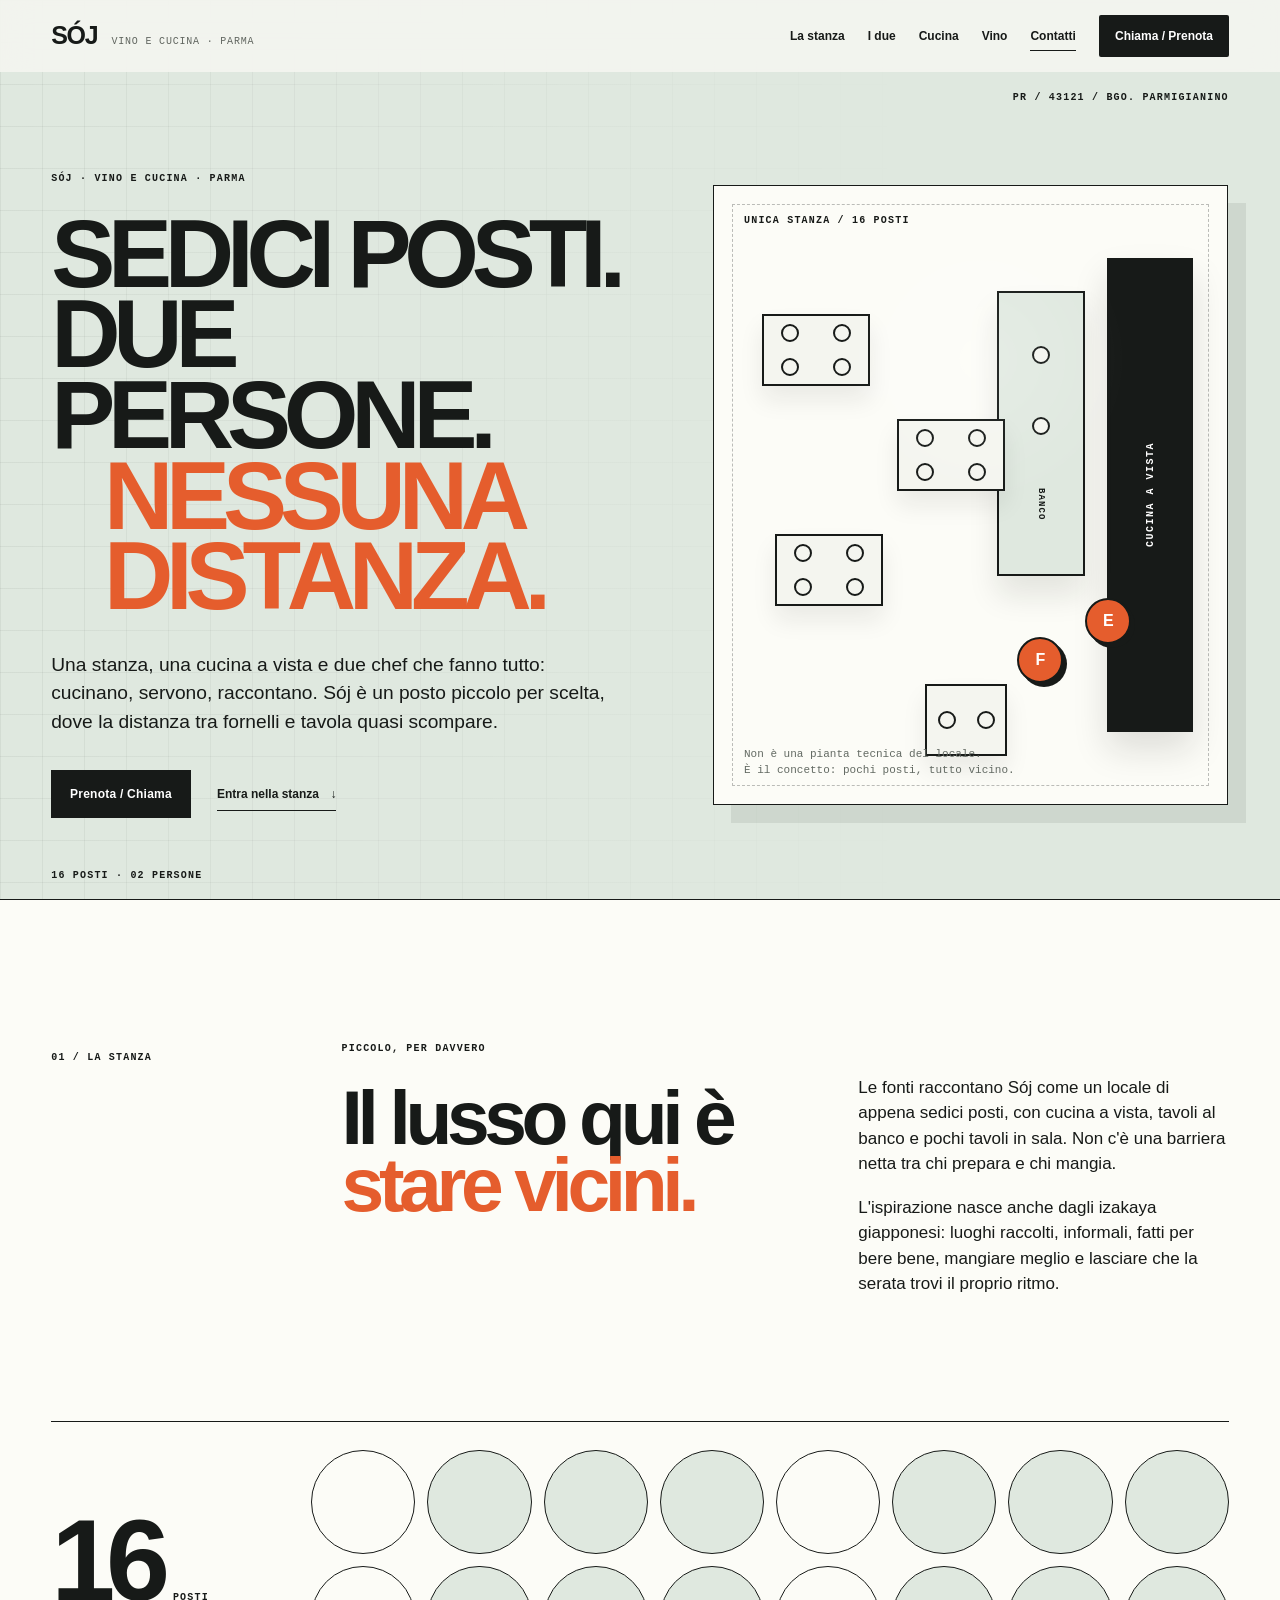
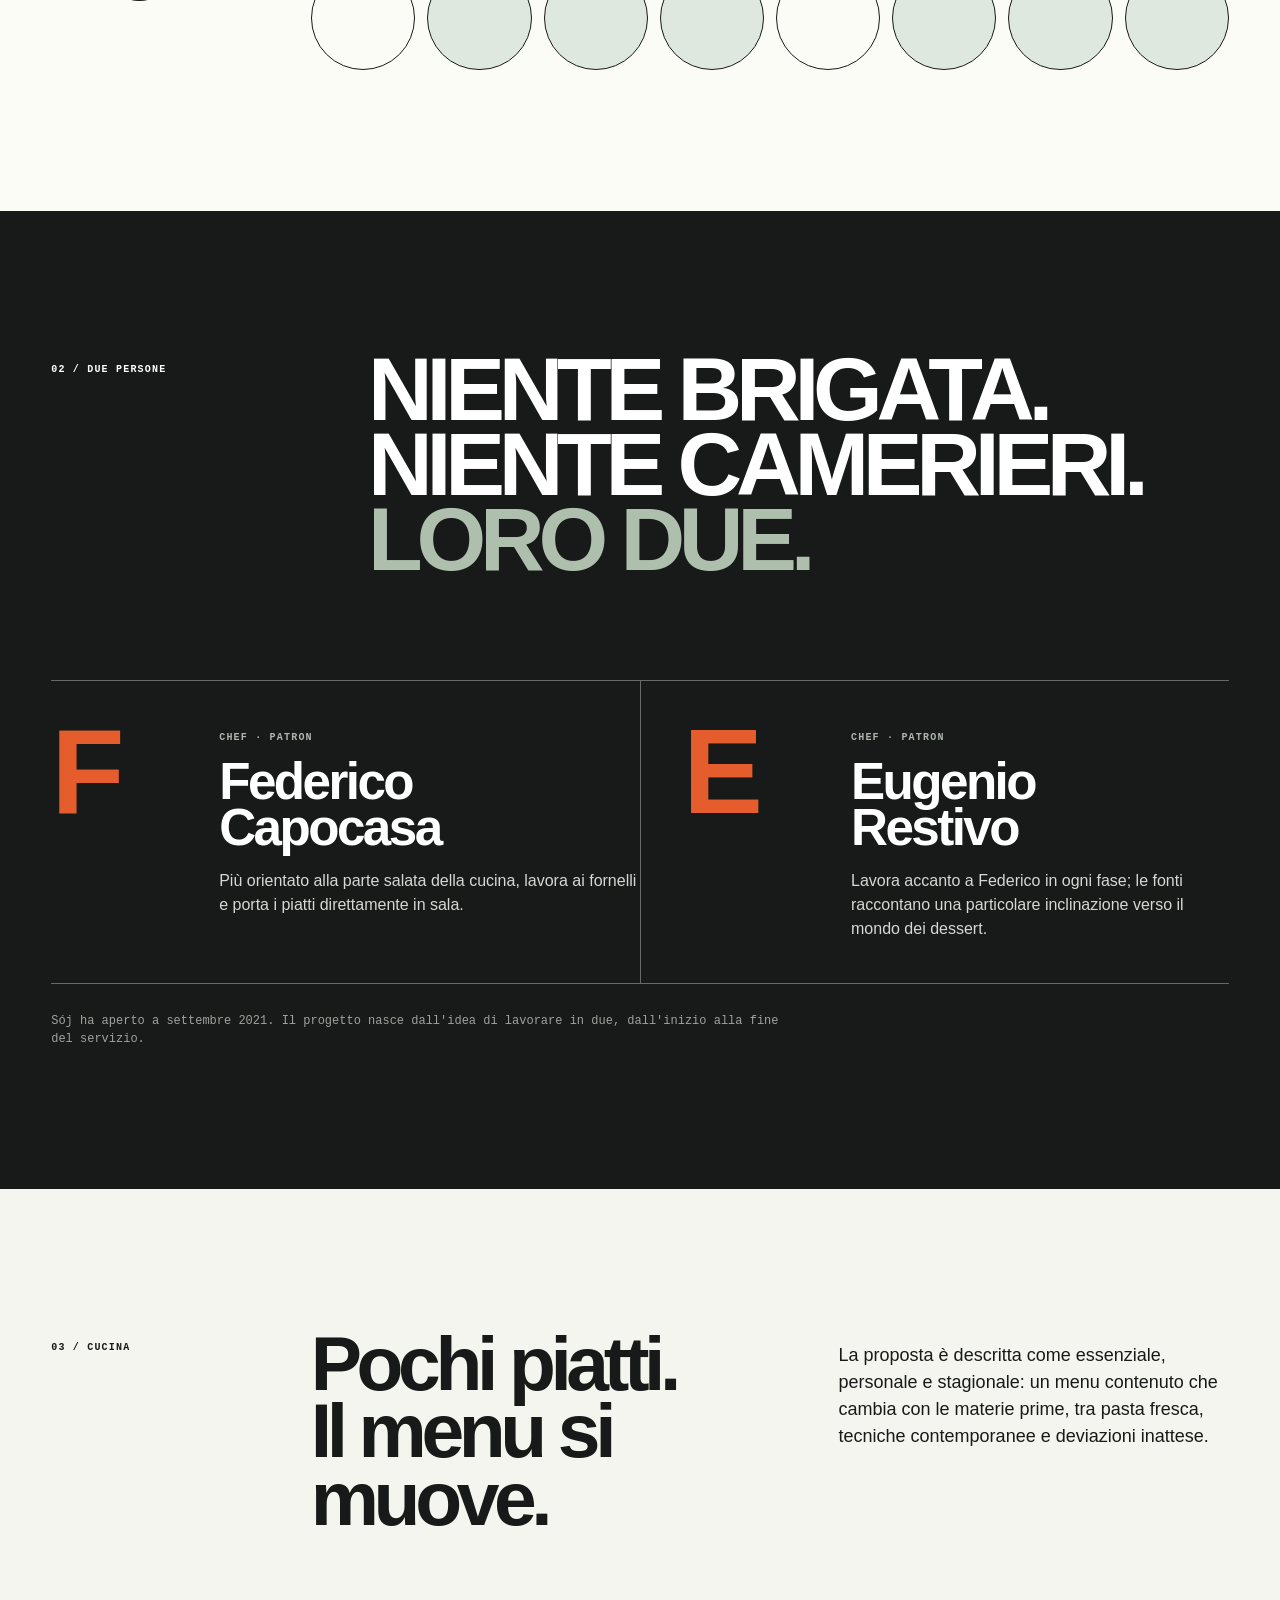
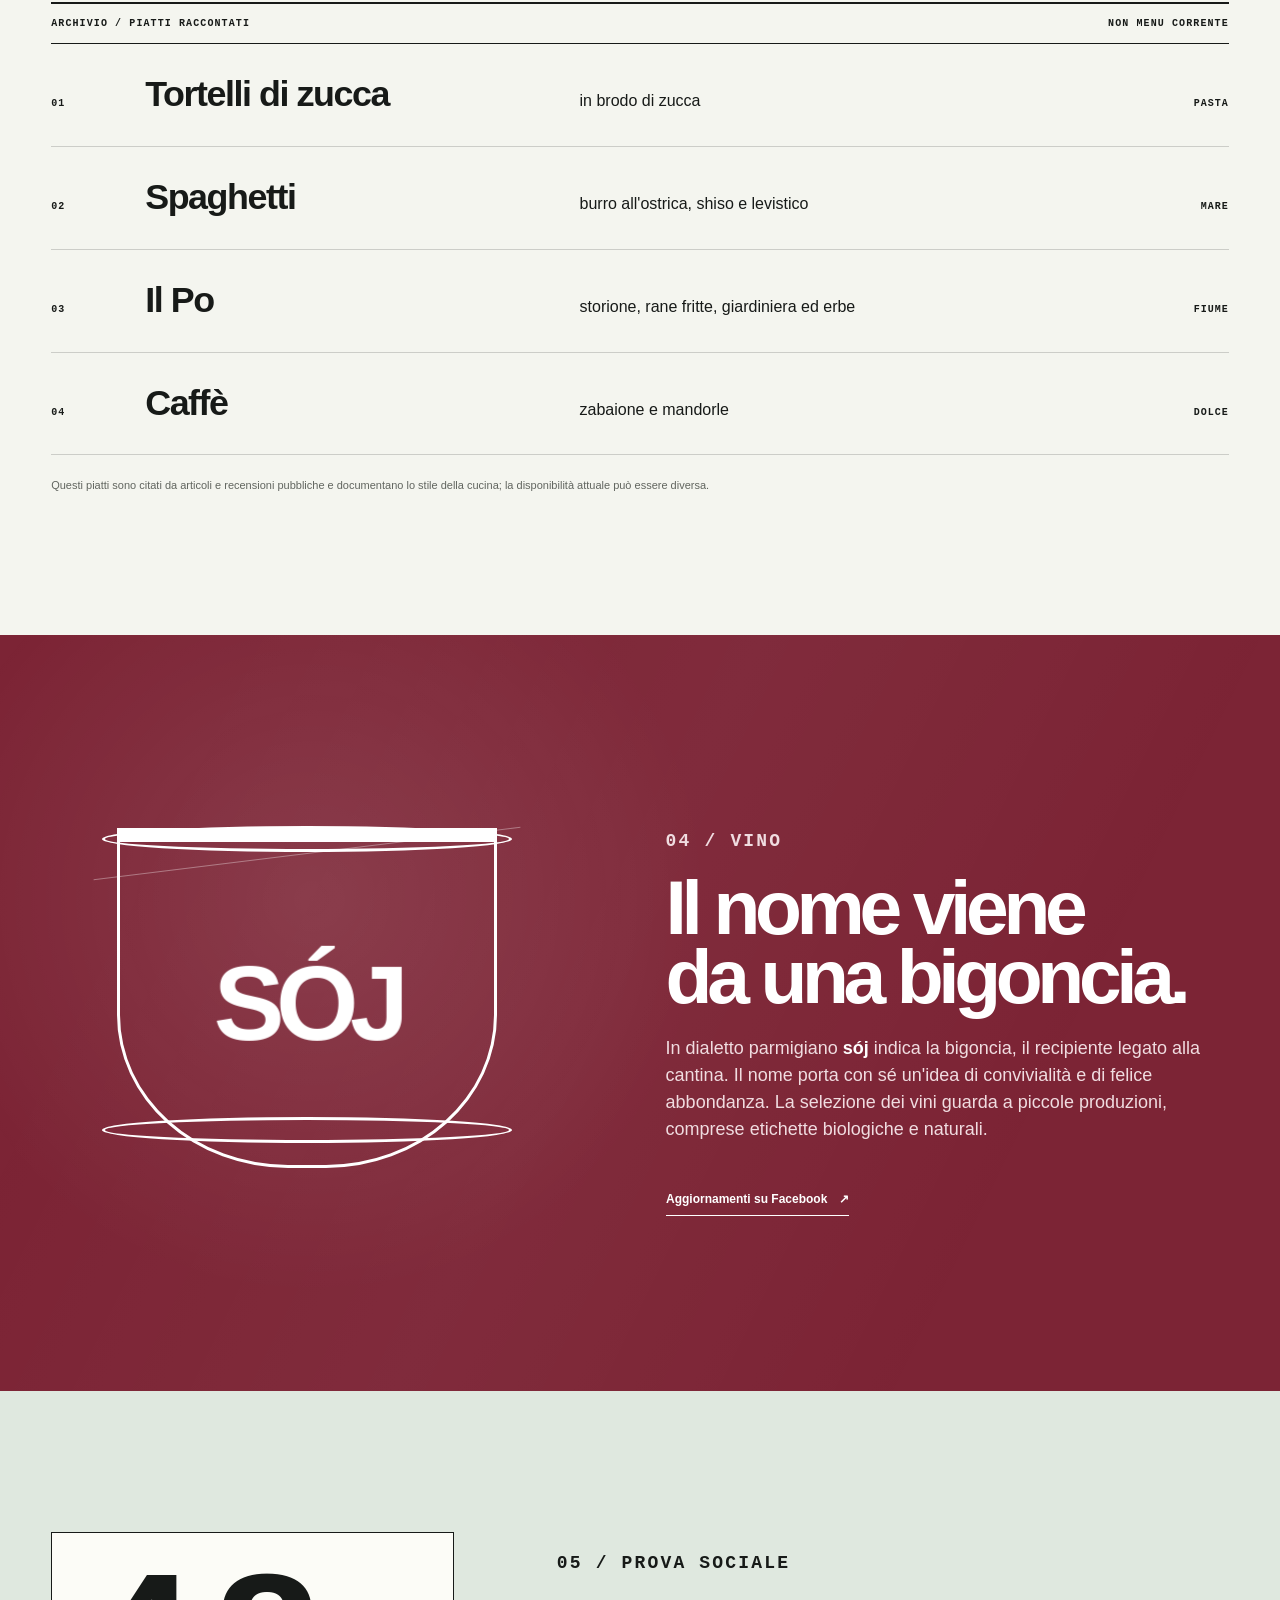
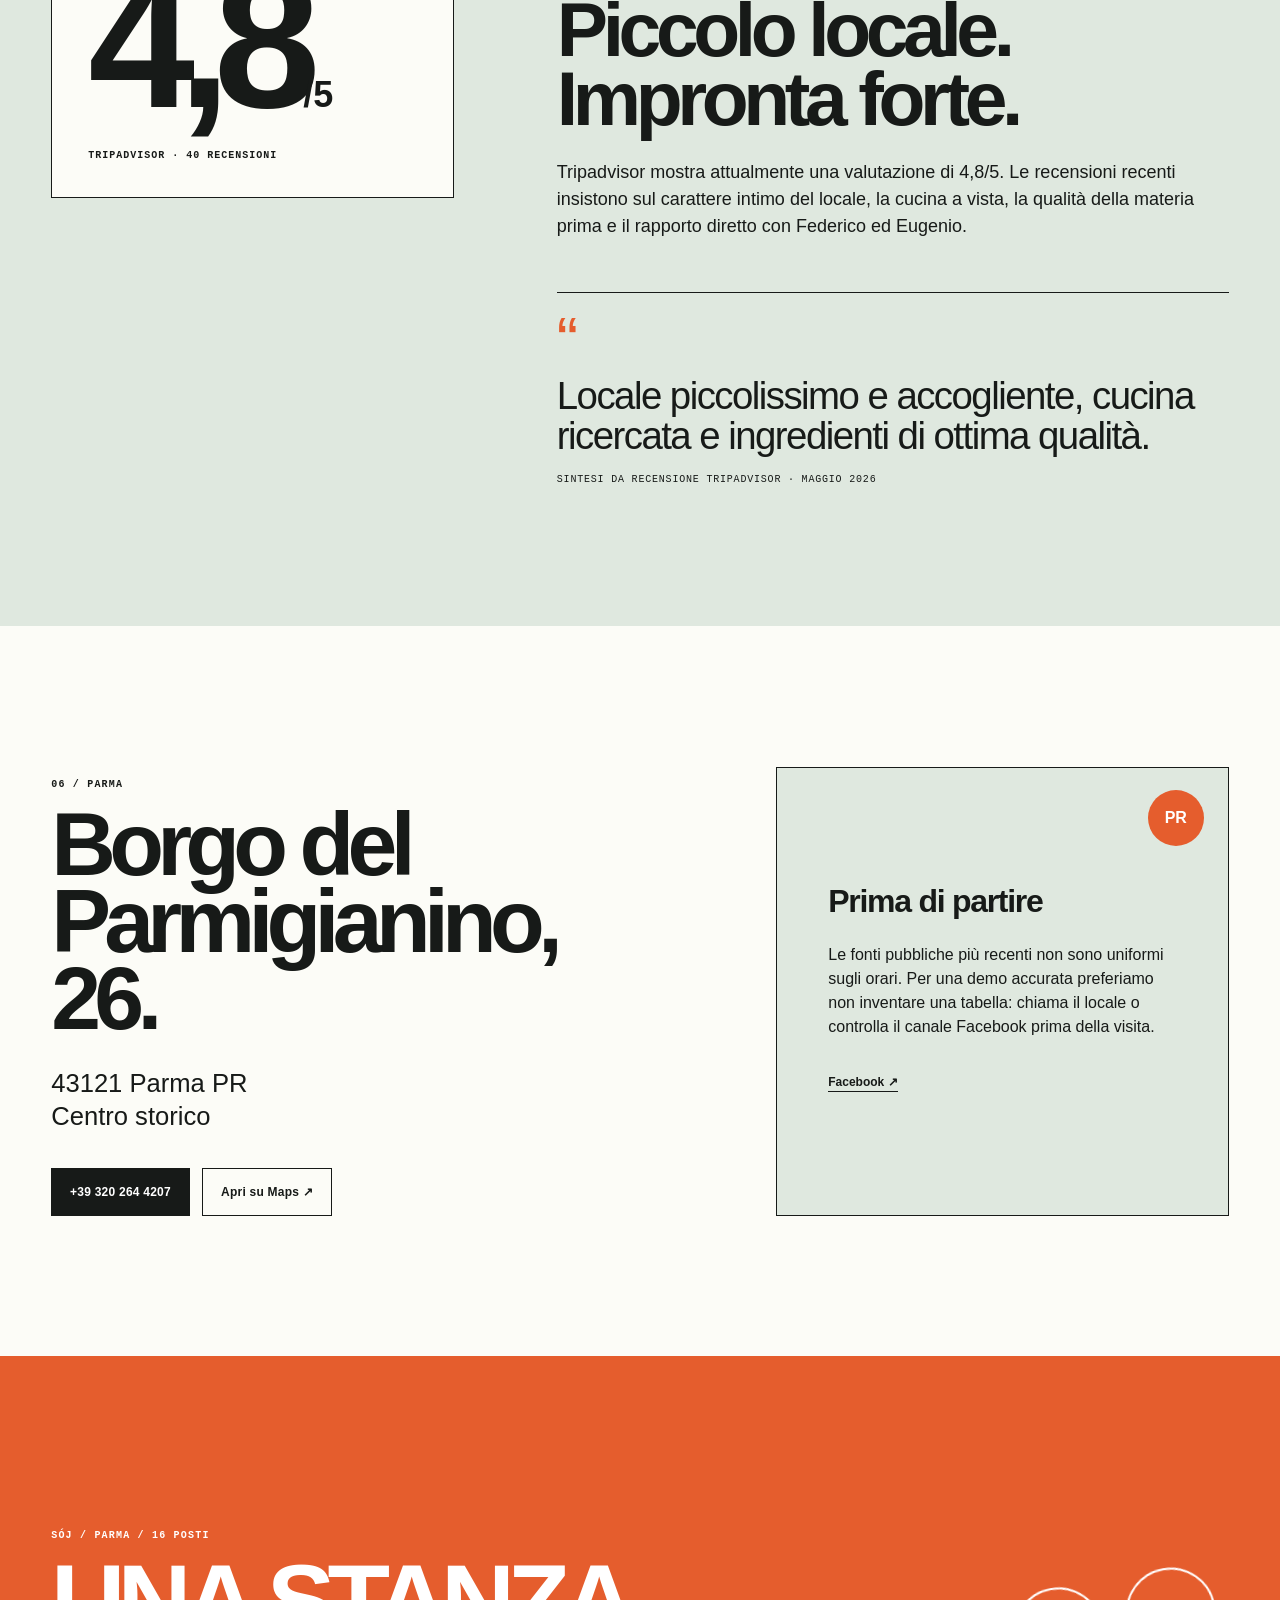
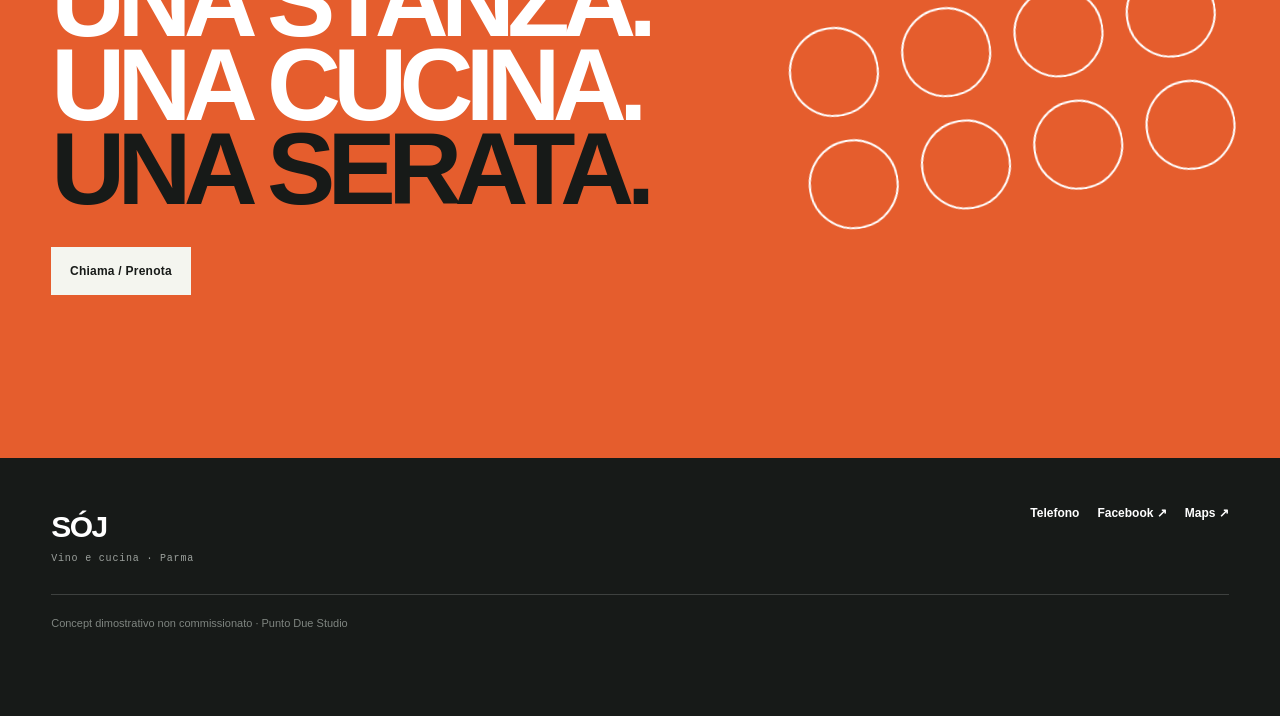
<file: index.html>
<!doctype html>
<html lang="it">
<head>
  <meta charset="utf-8">
  <meta name="viewport" content="width=device-width, initial-scale=1">
  <meta name="theme-color" content="#dfe8df">
  <title>Sój — Vino e Cucina · Parma</title>
  <meta name="description" content="Concept demo per Sój — Vino e Cucina a Parma: 16 posti, cucina a vista, due chef e una cucina personale che segue le stagioni.">
  <meta property="og:title" content="Sój — Vino e Cucina · Parma">
  <meta property="og:description" content="Sedici posti. Due persone. Nessuna distanza. Concept demo per Sój — Vino e Cucina.">
  <meta property="og:type" content="website">
  <meta property="og:locale" content="it_IT">
  <meta name="twitter:card" content="summary">
  <link rel="icon" href="assets/favicon.svg" type="image/svg+xml">
  <link rel="stylesheet" href="styles.css">
  <script type="application/ld+json">
  {
    "@context":"https://schema.org",
    "@type":"Restaurant",
    "name":"Sój — Vino e Cucina",
    "description":"Ristorante intimo con cucina a vista nel centro storico di Parma.",
    "telephone":"+39 320 264 4207",
    "servesCuisine":["Italiana","Creativa","Contemporanea"],
    "priceRange":"€€€",
    "address":{
      "@type":"PostalAddress",
      "streetAddress":"Borgo del Parmigianino 26",
      "postalCode":"43121",
      "addressLocality":"Parma",
      "addressRegion":"PR",
      "addressCountry":"IT"
    },
    "sameAs":["https://www.facebook.com/soj.vinoecucina"]
  }
  </script>
</head>
<body>
  <a class="skip-link" href="#main">Vai al contenuto</a>

  <header class="site-header" data-header>
    <a class="brand" href="#top" aria-label="Sój, torna all'inizio">
      <span class="brand-word">SÓJ</span>
      <span class="brand-meta">Vino e cucina · Parma</span>
    </a>
    <button class="menu-toggle" type="button" aria-expanded="false" aria-controls="site-nav" data-menu-toggle>
      <span class="sr-only">Apri menu</span><span></span><span></span>
    </button>
    <nav class="site-nav" id="site-nav" aria-label="Navigazione principale" data-nav>
      <a href="#stanza">La stanza</a>
      <a href="#due">I due</a>
      <a href="#cucina">Cucina</a>
      <a href="#vino">Vino</a>
      <a href="#contatti">Contatti</a>
      <a class="nav-cta" href="tel:+393202644207">Chiama / Prenota</a>
    </nav>
  </header>

  <main id="main">
    <section class="hero" id="top" aria-labelledby="hero-title">
      <div class="hero-grid" aria-hidden="true"></div>
      <p class="hero-code hero-code-a">PR / 43121 / BGO. PARMIGIANINO</p>
      <p class="hero-code hero-code-b">16 POSTI · 02 PERSONE</p>

      <div class="hero-copy reveal">
        <p class="kicker">SÓJ · VINO E CUCINA · PARMA</p>
        <h1 id="hero-title"><span>Sedici posti.</span><span>Due persone.</span><strong>Nessuna distanza.</strong></h1>
        <p class="hero-lead">Una stanza, una cucina a vista e due chef che fanno tutto: cucinano, servono, raccontano. Sój è un posto piccolo per scelta, dove la distanza tra fornelli e tavola quasi scompare.</p>
        <div class="hero-actions">
          <a class="button button-ink" href="tel:+393202644207">Prenota / Chiama</a>
          <a class="line-link" href="#stanza">Entra nella stanza <span>↓</span></a>
        </div>
      </div>

      <div class="room-orbit reveal" aria-label="Schema illustrativo dei 16 posti di Sój">
        <div class="room-label">UNICA STANZA / 16 POSTI</div>
        <div class="kitchen-line"><span>CUCINA A VISTA</span></div>
        <div class="counter"><i></i><i></i><span>BANCO</span></div>
        <div class="table-plan table-one"><i></i><i></i><i></i><i></i></div>
        <div class="table-plan table-two"><i></i><i></i><i></i><i></i></div>
        <div class="table-plan table-three"><i></i><i></i><i></i><i></i></div>
        <div class="table-plan table-four"><i></i><i></i></div>
        <div class="chef-dot chef-a"><span>F</span></div>
        <div class="chef-dot chef-b"><span>E</span></div>
        <p class="plan-note">Non è una pianta tecnica del locale.<br>È il concetto: pochi posti, tutto vicino.</p>
      </div>
    </section>

    <section class="room" id="stanza" aria-labelledby="room-title">
      <div class="room-index">01 / LA STANZA</div>
      <div class="room-intro reveal">
        <p class="kicker dark">PICCOLO, PER DAVVERO</p>
        <h2 id="room-title">Il lusso qui è<br><em>stare vicini.</em></h2>
      </div>
      <div class="room-copy reveal">
        <p>Le fonti raccontano Sój come un locale di appena sedici posti, con cucina a vista, tavoli al banco e pochi tavoli in sala. Non c'è una barriera netta tra chi prepara e chi mangia.</p>
        <p>L'ispirazione nasce anche dagli izakaya giapponesi: luoghi raccolti, informali, fatti per bere bene, mangiare meglio e lasciare che la serata trovi il proprio ritmo.</p>
      </div>
      <div class="seat-counter" aria-label="Sedici posti">
        <div class="seat-title"><span>16</span><small>POSTI</small></div>
        <div class="seats" aria-hidden="true">
          <i></i><i></i><i></i><i></i><i></i><i></i><i></i><i></i>
          <i></i><i></i><i></i><i></i><i></i><i></i><i></i><i></i>
        </div>
      </div>
    </section>

    <section class="two" id="due" aria-labelledby="two-title">
      <div class="two-head reveal">
        <p class="section-code">02 / DUE PERSONE</p>
        <h2 id="two-title">Niente brigata.<br>Niente camerieri.<br><span>Loro due.</span></h2>
      </div>
      <div class="pair" aria-label="Federico Capocasa ed Eugenio Restivo">
        <article class="person person-f reveal">
          <span class="initial">F</span>
          <div><small>CHEF · PATRON</small><h3>Federico<br>Capocasa</h3><p>Più orientato alla parte salata della cucina, lavora ai fornelli e porta i piatti direttamente in sala.</p></div>
        </article>
        <article class="person person-e reveal">
          <span class="initial">E</span>
          <div><small>CHEF · PATRON</small><h3>Eugenio<br>Restivo</h3><p>Lavora accanto a Federico in ogni fase; le fonti raccontano una particolare inclinazione verso il mondo dei dessert.</p></div>
        </article>
      </div>
      <p class="two-note reveal">Sój ha aperto a settembre 2021. Il progetto nasce dall'idea di lavorare in due, dall'inizio alla fine del servizio.</p>
    </section>

    <section class="cuisine" id="cucina" aria-labelledby="cuisine-title">
      <div class="cuisine-head reveal">
        <p class="section-code">03 / CUCINA</p>
        <h2 id="cuisine-title">Pochi piatti.<br>Il menu si muove.</h2>
        <p>La proposta è descritta come essenziale, personale e stagionale: un menu contenuto che cambia con le materie prime, tra pasta fresca, tecniche contemporanee e deviazioni inattese.</p>
      </div>

      <div class="menu-ledger" aria-label="Piatti raccontati da fonti pubbliche, non menu corrente">
        <div class="ledger-head"><span>ARCHIVIO / PIATTI RACCONTATI</span><span>NON MENU CORRENTE</span></div>
        <article class="ledger-row reveal"><span class="ledger-no">01</span><h3>Tortelli di zucca</h3><p>in brodo di zucca</p><span class="ledger-tag">PASTA</span></article>
        <article class="ledger-row reveal"><span class="ledger-no">02</span><h3>Spaghetti</h3><p>burro all'ostrica, shiso e levistico</p><span class="ledger-tag">MARE</span></article>
        <article class="ledger-row reveal"><span class="ledger-no">03</span><h3>Il Po</h3><p>storione, rane fritte, giardiniera ed erbe</p><span class="ledger-tag">FIUME</span></article>
        <article class="ledger-row reveal"><span class="ledger-no">04</span><h3>Caffè</h3><p>zabaione e mandorle</p><span class="ledger-tag">DOLCE</span></article>
        <p class="ledger-note">Questi piatti sono citati da articoli e recensioni pubbliche e documentano lo stile della cucina; la disponibilità attuale può essere diversa.</p>
      </div>
    </section>

    <section class="wine" id="vino" aria-labelledby="wine-title">
      <div class="wine-mark reveal" aria-hidden="true">
        <div class="bucket"><span>SÓJ</span></div>
        <div class="wine-line"></div>
      </div>
      <div class="wine-copy reveal">
        <p class="section-code light">04 / VINO</p>
        <h2 id="wine-title">Il nome viene<br>da una bigoncia.</h2>
        <p>In dialetto parmigiano <em>sój</em> indica la bigoncia, il recipiente legato alla cantina. Il nome porta con sé un'idea di convivialità e di felice abbondanza. La selezione dei vini guarda a piccole produzioni, comprese etichette biologiche e naturali.</p>
        <a class="line-link light-link" href="https://www.facebook.com/soj.vinoecucina" target="_blank" rel="noopener noreferrer">Aggiornamenti su Facebook <span>↗</span></a>
      </div>
    </section>

    <section class="proof" aria-labelledby="proof-title">
      <div class="proof-score reveal"><strong>4,8</strong><span>/5</span><small>TRIPADVISOR · 40 RECENSIONI</small></div>
      <div class="proof-copy reveal">
        <p class="section-code">05 / PROVA SOCIALE</p>
        <h2 id="proof-title">Piccolo locale.<br>Impronta forte.</h2>
        <p>Tripadvisor mostra attualmente una valutazione di 4,8/5. Le recensioni recenti insistono sul carattere intimo del locale, la cucina a vista, la qualità della materia prima e il rapporto diretto con Federico ed Eugenio.</p>
        <blockquote><span>“</span><p>Locale piccolissimo e accogliente, cucina ricercata e ingredienti di ottima qualità.</p><footer>Sintesi da recensione Tripadvisor · maggio 2026</footer></blockquote>
      </div>
    </section>

    <section class="visit" id="contatti" aria-labelledby="visit-title">
      <div class="visit-main reveal">
        <p class="section-code">06 / PARMA</p>
        <h2 id="visit-title">Borgo del<br>Parmigianino, 26.</h2>
        <address>43121 Parma PR<br>Centro storico</address>
        <div class="contact-actions">
          <a class="button button-ink" href="tel:+393202644207">+39 320 264 4207</a>
          <a class="button button-outline" href="https://www.google.com/maps/search/?api=1&query=Soj+Vino+e+Cucina+Borgo+del+Parmigianino+26+Parma" target="_blank" rel="noopener noreferrer">Apri su Maps ↗</a>
        </div>
      </div>
      <aside class="visit-card reveal">
        <span class="visit-stamp">PR</span>
        <h3>Prima di partire</h3>
        <p>Le fonti pubbliche più recenti non sono uniformi sugli orari. Per una demo accurata preferiamo non inventare una tabella: chiama il locale o controlla il canale Facebook prima della visita.</p>
        <a href="https://www.facebook.com/soj.vinoecucina" target="_blank" rel="noopener noreferrer">Facebook ↗</a>
      </aside>
    </section>

    <section class="closing" aria-labelledby="closing-title">
      <div class="closing-copy reveal">
        <p>SÓJ / PARMA / 16 POSTI</p>
        <h2 id="closing-title">Una stanza.<br>Una cucina.<br><span>Una serata.</span></h2>
        <a class="button button-paper" href="tel:+393202644207">Chiama / Prenota</a>
      </div>
      <div class="closing-plan" aria-hidden="true"><i></i><i></i><i></i><i></i><i></i><i></i><i></i><i></i></div>
    </section>
  </main>

  <footer class="site-footer">
    <div class="footer-brand"><strong>SÓJ</strong><span>Vino e cucina · Parma</span></div>
    <div class="footer-links">
      <a href="tel:+393202644207">Telefono</a>
      <a href="https://www.facebook.com/soj.vinoecucina" target="_blank" rel="noopener noreferrer">Facebook ↗</a>
      <a href="https://www.google.com/maps/search/?api=1&query=Soj+Vino+e+Cucina+Borgo+del+Parmigianino+26+Parma" target="_blank" rel="noopener noreferrer">Maps ↗</a>
    </div>
    <p class="demo-note">Concept dimostrativo non commissionato · Punto Due Studio</p>
  </footer>

  <nav class="mobile-dock" aria-label="Azioni rapide">
    <a href="tel:+393202644207">Chiama</a>
    <a href="https://www.google.com/maps/search/?api=1&query=Soj+Vino+e+Cucina+Borgo+del+Parmigianino+26+Parma" target="_blank" rel="noopener noreferrer">Maps</a>
    <a href="https://www.facebook.com/soj.vinoecucina" target="_blank" rel="noopener noreferrer">Facebook</a>
  </nav>

  <script src="script.js" defer></script>
</body>
</html>
</file>
<file: styles.css>
:root{
  --paper:#f4f5ef;
  --porcelain:#fcfcf7;
  --mint:#dfe8df;
  --mint-deep:#aebfad;
  --ink:#171a18;
  --oxide:#e55d2d;
  --wine:#7c2435;
  --line:rgba(23,26,24,.18);
  --header-h:72px;
}
*{box-sizing:border-box}
html{scroll-behavior:smooth}
body{margin:0;background:var(--paper);color:var(--ink);font-family:Arial,Helvetica,sans-serif;line-height:1.5;overflow-x:hidden}
a{color:inherit;text-decoration:none}
button{font:inherit}
svg,img{display:block;max-width:100%}
::selection{background:var(--oxide);color:#fff}
.sr-only{position:absolute!important;width:1px;height:1px;padding:0;margin:-1px;overflow:hidden;clip:rect(0,0,0,0);white-space:nowrap;border:0}
.skip-link{position:fixed;top:-80px;left:16px;z-index:9999;background:var(--ink);color:#fff;padding:12px 16px;border-radius:999px}.skip-link:focus{top:14px}
:focus-visible{outline:3px solid var(--oxide);outline-offset:4px}
[id]{scroll-margin-top:calc(var(--header-h) + 18px)}

.site-header{height:var(--header-h);position:fixed;inset:0 0 auto;z-index:1000;padding:0 clamp(18px,4vw,56px);display:flex;align-items:center;justify-content:space-between;background:rgba(244,245,239,.92);backdrop-filter:blur(14px);border-bottom:1px solid transparent;transition:.2s ease}
.site-header.is-scrolled{border-color:var(--line);box-shadow:0 8px 24px rgba(0,0,0,.05)}
.brand{display:flex;align-items:baseline;gap:14px;min-width:0}.brand-word{font-size:25px;font-weight:900;letter-spacing:-.05em}.brand-meta{font-family:'Courier New',monospace;font-size:10px;letter-spacing:.08em;text-transform:uppercase;color:#60655f}
.site-nav{display:flex;align-items:center;gap:23px;font-size:12px;font-weight:800}.site-nav>a:not(.nav-cta){position:relative}.site-nav>a:not(.nav-cta)::after{content:"";position:absolute;left:0;right:100%;bottom:-6px;height:1px;background:var(--ink);transition:right .2s}.site-nav>a:not(.nav-cta):hover::after{right:0}.nav-cta{background:var(--ink);color:#fff;padding:12px 16px;border-radius:2px}
.menu-toggle{display:none;border:0;background:none;padding:10px;cursor:pointer}.menu-toggle span:not(.sr-only){display:block;width:26px;height:2px;background:var(--ink);margin:6px 0;transition:.2s}

.kicker,.section-code,.hero-code,.room-index{font-family:'Courier New',monospace;text-transform:uppercase;letter-spacing:.12em;font-size:10px;font-weight:700}
.hero{min-height:100svh;position:relative;padding:calc(var(--header-h) + 52px) clamp(18px,4vw,56px) 34px;background:var(--mint);overflow:hidden;display:grid;grid-template-columns:minmax(0,1fr) minmax(420px,.9fr);gap:clamp(34px,7vw,110px);align-items:center;border-bottom:1px solid var(--ink)}
.hero-grid{position:absolute;inset:0;background-image:linear-gradient(rgba(23,26,24,.055) 1px,transparent 1px),linear-gradient(90deg,rgba(23,26,24,.055) 1px,transparent 1px);background-size:42px 42px;mask-image:linear-gradient(90deg,#000,transparent 72%)}
.hero-copy,.room-orbit,.hero-code{position:relative;z-index:1}.hero-copy{max-width:840px}.kicker{margin:0 0 28px}.hero h1{margin:0;display:flex;flex-direction:column;font-size:clamp(58px,7.5vw,124px);line-height:.84;letter-spacing:-.075em;text-transform:uppercase}.hero h1 span{font-weight:900}.hero h1 strong{font-weight:900;color:var(--oxide);padding-left:.55em}.hero-lead{font-size:clamp(17px,1.5vw,23px);max-width:690px;margin:34px 0 0;line-height:1.48}.hero-actions{display:flex;align-items:center;gap:26px;flex-wrap:wrap;margin-top:34px}.button{min-height:48px;padding:13px 18px;display:inline-flex;align-items:center;justify-content:center;border:1px solid transparent;font-size:12px;font-weight:800;letter-spacing:.02em;transition:transform .2s,background .2s,color .2s}.button:hover{transform:translateY(-2px)}.button-ink{background:var(--ink);color:#fff}.button-outline{border-color:var(--ink);background:transparent}.button-paper{background:var(--paper);color:var(--ink)}.line-link{font-size:12px;font-weight:800;border-bottom:1px solid var(--ink);padding:7px 0}.line-link span{margin-left:8px}
.hero-code{position:absolute;margin:0}.hero-code-a{top:calc(var(--header-h) + 18px);right:clamp(18px,4vw,56px)}.hero-code-b{left:clamp(18px,4vw,56px);bottom:16px}

.room-orbit{min-height:620px;background:var(--porcelain);border:1px solid var(--ink);box-shadow:18px 18px 0 rgba(23,26,24,.08);position:relative;overflow:hidden}.room-orbit::before{content:"";position:absolute;inset:18px;border:1px dashed rgba(23,26,24,.28)}.room-label{position:absolute;top:29px;left:30px;font:700 10px 'Courier New',monospace;letter-spacing:.12em}.kitchen-line{position:absolute;right:34px;top:72px;bottom:72px;width:86px;background:var(--ink);color:#fff;display:grid;place-items:center}.kitchen-line span{writing-mode:vertical-rl;transform:rotate(180deg);font:700 10px 'Courier New',monospace;letter-spacing:.15em}.counter{position:absolute;right:142px;top:105px;width:88px;height:285px;border:2px solid var(--ink);background:var(--mint);display:flex;flex-direction:column;align-items:center;justify-content:space-evenly}.counter i,.table-plan i{display:block;width:18px;height:18px;border:2px solid var(--ink);border-radius:50%;background:var(--paper)}.counter span{font:700 9px 'Courier New',monospace;writing-mode:vertical-rl;letter-spacing:.12em}.table-plan{position:absolute;width:108px;height:72px;border:2px solid var(--ink);background:var(--paper);display:grid;grid-template-columns:1fr 1fr;place-items:center}.table-one{left:48px;top:128px}.table-two{left:183px;top:233px}.table-three{left:61px;top:348px}.table-four{left:211px;bottom:48px;width:82px}.chef-dot{position:absolute;width:46px;height:46px;border-radius:50%;background:var(--oxide);color:#fff;display:grid;place-items:center;font-weight:900;border:2px solid var(--ink);box-shadow:4px 4px 0 var(--ink)}.chef-a{right:164px;bottom:121px}.chef-b{right:96px;bottom:160px}.plan-note{position:absolute;left:30px;bottom:25px;margin:0;font:11px/1.45 'Courier New',monospace;color:#636a63}

.room{padding:clamp(90px,11vw,170px) clamp(18px,4vw,56px);display:grid;grid-template-columns:.55fr 1.1fr .9fr;grid-template-areas:'index intro copy' 'counter counter counter';gap:clamp(28px,5vw,78px);background:var(--porcelain)}.room-index{grid-area:index;padding-top:9px}.room-intro{grid-area:intro}.room-copy{grid-area:copy;padding-top:34px}.room h2{font-size:clamp(54px,6vw,96px);line-height:.88;letter-spacing:-.07em;margin:0}.room h2 em{font-style:normal;color:var(--oxide)}.room-copy p{font-size:17px;margin:0 0 18px;max-width:620px}.seat-counter{grid-area:counter;margin-top:42px;border-top:1px solid var(--ink);padding-top:28px;display:grid;grid-template-columns:220px 1fr;gap:40px;align-items:center}.seat-title{display:flex;align-items:baseline;gap:12px}.seat-title span{font-size:clamp(76px,9vw,140px);line-height:.8;font-weight:900;letter-spacing:-.08em}.seat-title small{font:700 10px 'Courier New',monospace;letter-spacing:.12em}.seats{display:grid;grid-template-columns:repeat(8,1fr);gap:12px}.seats i{display:block;aspect-ratio:1;border:1px solid var(--ink);border-radius:50%;background:var(--mint)}

.two{padding:clamp(90px,11vw,170px) clamp(18px,4vw,56px);background:var(--ink);color:#fff}.two-head{display:grid;grid-template-columns:.5fr 1.5fr;gap:30px;align-items:start;margin-bottom:clamp(56px,8vw,110px)}.two h2{font-size:clamp(55px,7vw,112px);line-height:.84;letter-spacing:-.07em;text-transform:uppercase;margin:0}.two h2 span{color:var(--mint-deep)}.pair{display:grid;grid-template-columns:1fr 1fr;border-top:1px solid rgba(255,255,255,.35);border-bottom:1px solid rgba(255,255,255,.35)}.person{display:grid;grid-template-columns:140px 1fr;gap:28px;padding:42px 0}.person+ .person{border-left:1px solid rgba(255,255,255,.35);padding-left:42px}.initial{font-size:120px;line-height:.8;font-weight:900;color:var(--oxide)}.person small{font:700 10px 'Courier New',monospace;letter-spacing:.12em;color:#aeb5ad}.person h3{font-size:clamp(36px,4vw,62px);line-height:.9;margin:12px 0 18px;letter-spacing:-.05em}.person p{max-width:480px;color:#d5d9d4;margin:0}.two-note{font:12px/1.5 'Courier New',monospace;color:#9da39d;max-width:750px;margin:28px 0 0}

.cuisine{padding:clamp(90px,11vw,170px) clamp(18px,4vw,56px);background:var(--paper)}.cuisine-head{display:grid;grid-template-columns:.45fr 1fr .8fr;gap:40px;align-items:start;margin-bottom:70px}.cuisine h2{font-size:clamp(54px,6vw,94px);line-height:.88;letter-spacing:-.07em;margin:0}.cuisine-head>p:last-child{font-size:18px;margin:12px 0 0;max-width:560px}.menu-ledger{border-top:2px solid var(--ink)}.ledger-head{display:flex;justify-content:space-between;gap:20px;padding:14px 0;border-bottom:1px solid var(--ink);font:700 10px 'Courier New',monospace;letter-spacing:.11em}.ledger-row{display:grid;grid-template-columns:70px 1.15fr 1.5fr 90px;gap:24px;align-items:baseline;padding:24px 0;border-bottom:1px solid var(--line)}.ledger-no,.ledger-tag{font:700 10px 'Courier New',monospace;letter-spacing:.1em}.ledger-row h3{font-size:clamp(26px,2.8vw,44px);margin:0;letter-spacing:-.04em}.ledger-row p{margin:0;font-size:16px}.ledger-tag{text-align:right}.ledger-note{font-size:11px;color:#61655f;max-width:780px;margin:22px 0 0}

.wine{padding:clamp(80px,10vw,150px) clamp(18px,4vw,56px);display:grid;grid-template-columns:1fr 1.1fr;gap:clamp(44px,8vw,130px);background:var(--wine);color:#fff;align-items:center}.wine-mark{min-height:500px;position:relative}.bucket{position:absolute;left:50%;top:47%;transform:translate(-50%,-50%);width:min(380px,76%);height:340px;border:3px solid #fff;border-top-width:14px;border-radius:0 0 45% 45%;display:grid;place-items:center}.bucket::before,.bucket::after{content:"";position:absolute;left:-18px;right:-18px;height:20px;border:3px solid #fff;border-radius:50%}.bucket::before{top:-16px}.bucket::after{bottom:22px}.bucket span{font-size:clamp(64px,8vw,120px);font-weight:900;letter-spacing:-.08em}.wine-line{position:absolute;left:8%;right:8%;top:18%;height:1px;background:rgba(255,255,255,.35);transform:rotate(-7deg)}.wine-copy h2{font-size:clamp(50px,6vw,92px);line-height:.9;letter-spacing:-.07em;margin:12px 0 24px}.wine-copy>p{font-size:18px;max-width:640px;color:#f0dce0}.wine-copy em{font-style:normal;color:#fff;font-weight:800}.light-link{border-color:#fff;margin-top:22px;display:inline-block}

.proof{padding:clamp(90px,11vw,170px) clamp(18px,4vw,56px);display:grid;grid-template-columns:.75fr 1.25fr;gap:clamp(40px,8vw,120px);background:var(--mint);align-items:start}.proof-score{position:sticky;top:110px;border:1px solid var(--ink);padding:36px;background:var(--porcelain)}.proof-score strong{font-size:clamp(105px,15vw,230px);line-height:.75;letter-spacing:-.09em}.proof-score>span{font-size:36px;font-weight:900}.proof-score small{display:block;margin-top:28px;font:700 10px 'Courier New',monospace;letter-spacing:.1em}.proof-copy h2{font-size:clamp(50px,6vw,94px);line-height:.9;letter-spacing:-.07em;margin:14px 0 26px}.proof-copy>p{font-size:18px;max-width:690px}.proof blockquote{margin:52px 0 0;border-top:1px solid var(--ink);padding-top:26px}.proof blockquote span{font-size:64px;line-height:.7;color:var(--oxide)}.proof blockquote p{font-size:clamp(26px,3vw,48px);line-height:1.05;letter-spacing:-.04em;margin:6px 0 18px;max-width:780px}.proof blockquote footer{font:10px 'Courier New',monospace;letter-spacing:.08em;text-transform:uppercase}

.visit{padding:clamp(90px,11vw,170px) clamp(18px,4vw,56px);display:grid;grid-template-columns:1.1fr .8fr;gap:clamp(46px,8vw,120px);background:var(--porcelain)}.visit h2{font-size:clamp(56px,7vw,108px);line-height:.86;letter-spacing:-.075em;margin:14px 0 30px}.visit address{font-style:normal;font-size:clamp(20px,2vw,30px);line-height:1.3}.contact-actions{display:flex;gap:12px;flex-wrap:wrap;margin-top:34px}.visit-card{border:1px solid var(--ink);padding:clamp(28px,4vw,54px);background:var(--mint);position:relative}.visit-stamp{position:absolute;right:24px;top:22px;width:56px;height:56px;border-radius:50%;background:var(--oxide);color:#fff;display:grid;place-items:center;font-weight:900}.visit-card h3{font-size:32px;margin:58px 0 18px;letter-spacing:-.04em}.visit-card p{font-size:16px}.visit-card a{display:inline-block;margin-top:18px;border-bottom:1px solid var(--ink);font-weight:800;font-size:12px}

.closing{min-height:78vh;background:var(--oxide);color:#fff;padding:90px clamp(18px,4vw,56px);position:relative;overflow:hidden;display:grid;grid-template-columns:1.1fr .9fr;align-items:center}.closing-copy{position:relative;z-index:2}.closing-copy>p{font:700 10px 'Courier New',monospace;letter-spacing:.12em}.closing h2{font-size:clamp(62px,8vw,132px);line-height:.82;text-transform:uppercase;letter-spacing:-.075em;margin:18px 0 36px}.closing h2 span{color:var(--ink)}.closing-plan{position:relative;z-index:1;display:grid;grid-template-columns:repeat(4,90px);gap:24px;justify-content:end;transform:rotate(-10deg)}.closing-plan i{aspect-ratio:1;border:2px solid #fff;border-radius:50%;background:transparent}

.site-footer{background:var(--ink);color:#fff;padding:46px clamp(18px,4vw,56px) 84px;display:grid;grid-template-columns:1fr auto;gap:30px}.footer-brand{display:flex;flex-direction:column}.footer-brand strong{font-size:30px;letter-spacing:-.05em}.footer-brand span{font:10px 'Courier New',monospace;letter-spacing:.08em;color:#9ba09c;margin-top:4px}.footer-links{display:flex;gap:18px;flex-wrap:wrap;font-size:12px;font-weight:800}.demo-note{grid-column:1/-1;margin:0;padding-top:20px;border-top:1px solid rgba(255,255,255,.17);font-size:11px;color:#7f8580}.mobile-dock{display:none}

.motion-ready .reveal{opacity:0;transform:translateY(22px);transition:opacity .65s ease,transform .65s cubic-bezier(.2,.7,.2,1)}.motion-ready .reveal.is-visible{opacity:1;transform:none}

@media (max-width:1080px){
  .hero{grid-template-columns:1fr;min-height:auto;padding-top:calc(var(--header-h) + 84px)}.room-orbit{min-height:560px;max-width:720px;width:100%;margin-inline:auto}.hero-code-b{display:none}
  .room{grid-template-columns:.4fr 1fr;grid-template-areas:'index intro' '. copy' 'counter counter'}.room-copy{padding-top:0}
  .cuisine-head{grid-template-columns:.35fr 1fr}.cuisine-head>p:last-child{grid-column:2}.proof{grid-template-columns:1fr}.proof-score{position:relative;top:auto;max-width:620px}.visit{grid-template-columns:1fr}.closing{grid-template-columns:1fr}.closing-plan{position:absolute;right:-30px;bottom:35px;opacity:.45}
}

@media (max-width:880px){
  :root{--header-h:68px}
  .site-nav{position:fixed;inset:var(--header-h) 0 auto;background:var(--paper);border-bottom:1px solid var(--ink);display:grid;gap:0;padding:18px;transform:translateY(-130%);opacity:0;pointer-events:none;transition:.25s}.site-nav.is-open{transform:none;opacity:1;pointer-events:auto}.site-nav a{padding:14px 4px;border-bottom:1px solid var(--line)}.nav-cta{text-align:center;margin-top:10px}.menu-toggle{display:block}
  .pair{grid-template-columns:1fr}.person+ .person{border-left:0;border-top:1px solid rgba(255,255,255,.35);padding-left:0}.two-head{grid-template-columns:1fr}.wine{grid-template-columns:1fr}.wine-mark{min-height:420px}.ledger-row{grid-template-columns:50px 1fr 1.2fr 70px}
}

@media (max-width:680px){
  body{padding-bottom:64px}.brand-meta{display:none}.site-header{padding-inline:16px}
  .hero{padding-inline:16px;padding-bottom:34px}.hero-code-a{right:16px;top:calc(var(--header-h) + 16px);font-size:8px}.hero h1{font-size:clamp(48px,15vw,70px)}.hero h1 strong{padding-left:0}.hero-lead{font-size:17px}.hero-actions{align-items:flex-start;flex-direction:column}.room-orbit{min-height:470px;box-shadow:9px 9px 0 rgba(23,26,24,.08)}.room-label{left:20px}.kitchen-line{right:22px;top:64px;bottom:62px;width:62px}.counter{right:100px;top:96px;width:66px;height:210px}.table-plan{width:78px;height:56px}.table-one{left:28px;top:120px}.table-two{left:122px;top:205px}.table-three{left:35px;top:290px}.table-four{left:145px;bottom:38px;width:66px}.chef-dot{width:38px;height:38px}.chef-a{right:110px;bottom:100px}.chef-b{right:63px;bottom:135px}.plan-note{left:20px;font-size:9px;max-width:165px}
  .room,.two,.cuisine,.wine,.proof,.visit{padding-inline:16px}.room{grid-template-columns:1fr;grid-template-areas:'index' 'intro' 'copy' 'counter';gap:22px}.room h2,.cuisine h2,.wine-copy h2,.proof-copy h2,.visit h2{font-size:clamp(44px,12vw,64px)}.seat-counter{grid-template-columns:1fr}.seats{grid-template-columns:repeat(8,1fr);gap:7px}.seat-title span{font-size:86px}
  .two h2{font-size:clamp(48px,13vw,70px)}.person{grid-template-columns:90px 1fr;padding:30px 0;gap:18px}.initial{font-size:84px}.person h3{font-size:40px}
  .cuisine-head{grid-template-columns:1fr;gap:18px}.cuisine-head>p:last-child{grid-column:auto}.ledger-head{font-size:8px}.ledger-row{grid-template-columns:36px 1fr;gap:8px 12px}.ledger-row p{grid-column:2;font-size:14px}.ledger-tag{grid-column:2;text-align:left}.ledger-row h3{font-size:30px}
  .wine-mark{min-height:340px}.bucket{height:250px;width:min(290px,80%)}.proof-score{padding:24px}.proof-score strong{font-size:42vw}.proof blockquote p{font-size:28px}
  .closing{padding-inline:16px;min-height:68vh}.closing h2{font-size:16vw}.closing-plan{grid-template-columns:repeat(4,58px);gap:12px;right:-62px;bottom:24px}
  .site-footer{grid-template-columns:1fr;padding-inline:16px;padding-bottom:30px}.demo-note{grid-column:1}.mobile-dock{position:fixed;z-index:999;left:10px;right:10px;bottom:10px;height:54px;background:var(--ink);color:#fff;display:grid;grid-template-columns:repeat(3,1fr);border:1px solid rgba(255,255,255,.14);box-shadow:0 10px 30px rgba(0,0,0,.25)}.mobile-dock a{display:grid;place-items:center;font-size:11px;font-weight:800;border-right:1px solid rgba(255,255,255,.12)}.mobile-dock a:last-child{border-right:0}
}

@media (max-width:380px){
  .hero h1{font-size:46px}.room-orbit{min-height:430px}.kitchen-line{right:16px;width:54px}.counter{right:82px;width:58px;height:185px}.table-one{left:20px}.table-two{left:98px}.table-three{left:24px}.table-four{left:116px}.chef-a{right:92px}.chef-b{right:52px}.person{grid-template-columns:72px 1fr}.initial{font-size:68px}.person h3{font-size:34px}.seats{grid-template-columns:repeat(4,1fr)}.closing-plan{display:none}
}

@media (prefers-reduced-motion:reduce){html{scroll-behavior:auto}.motion-ready .reveal{opacity:1;transform:none;transition:none}.site-nav,.button{transition:none}}
</file>
